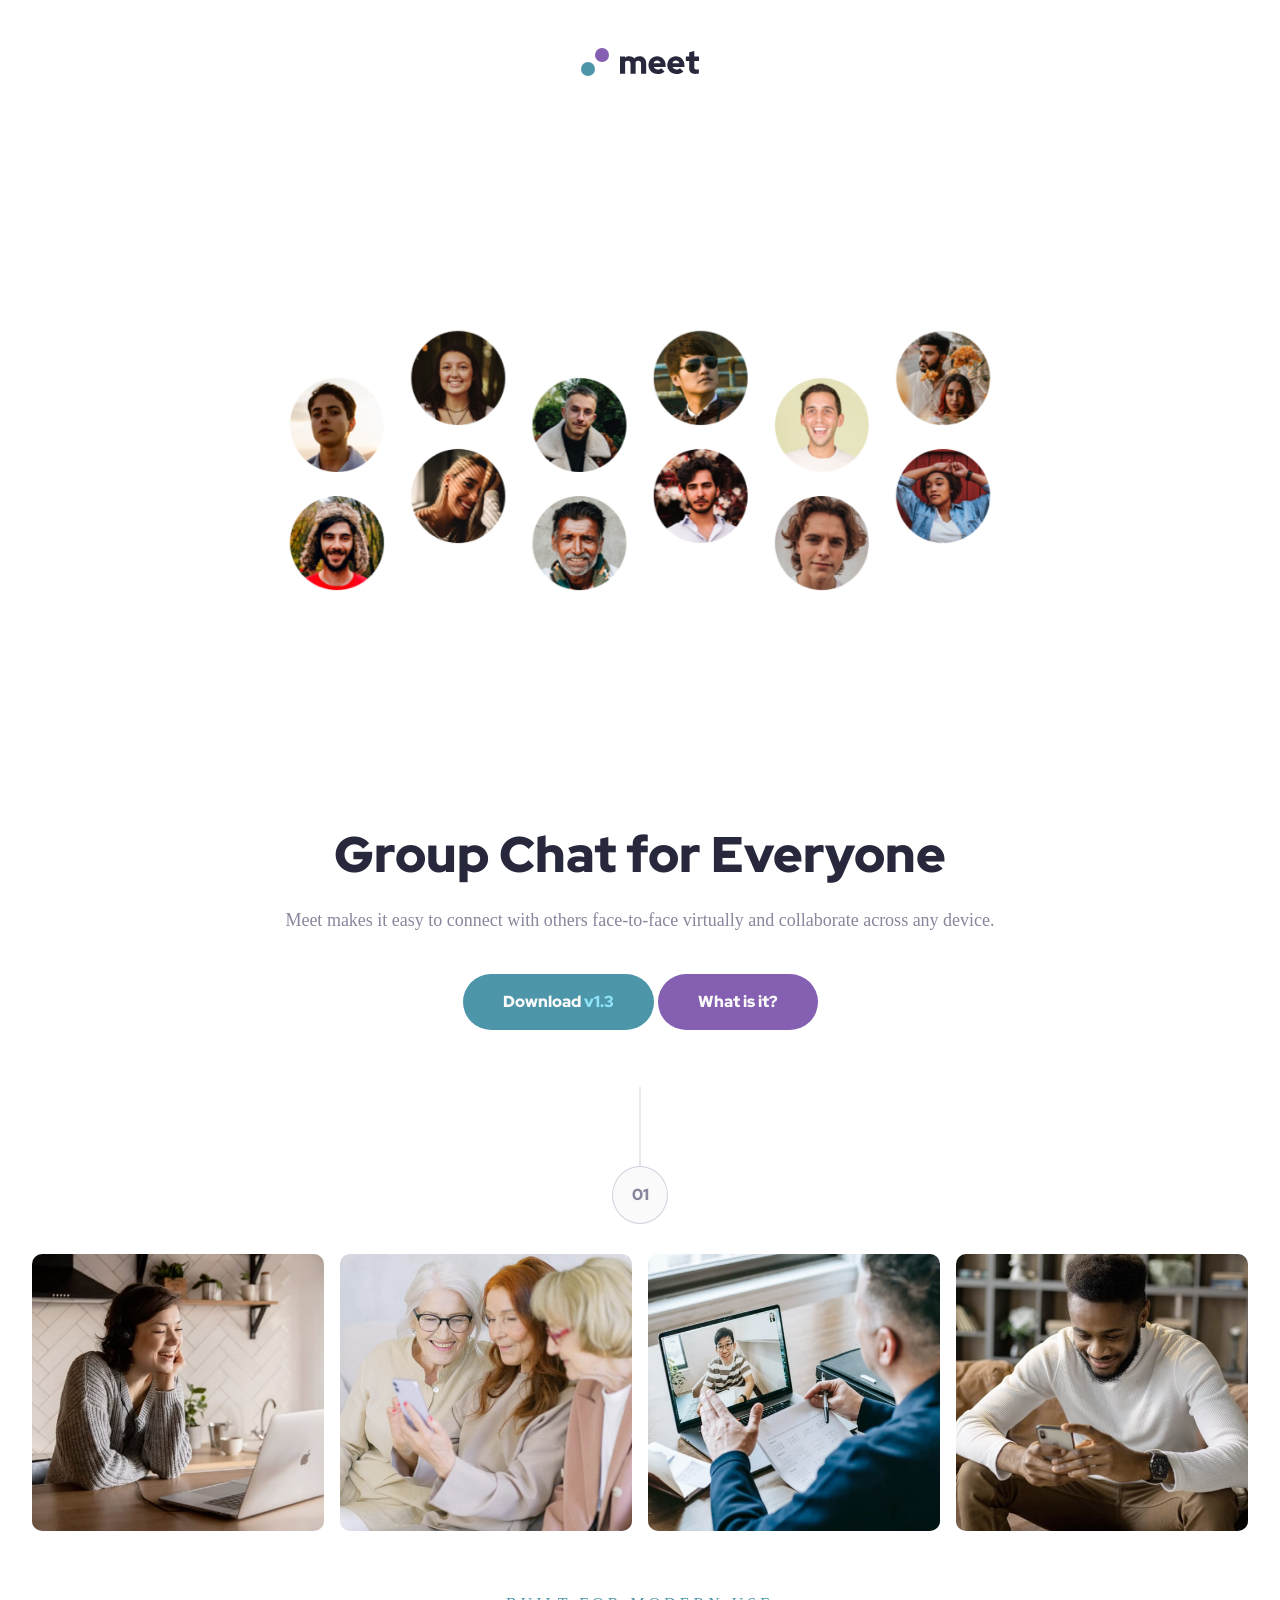
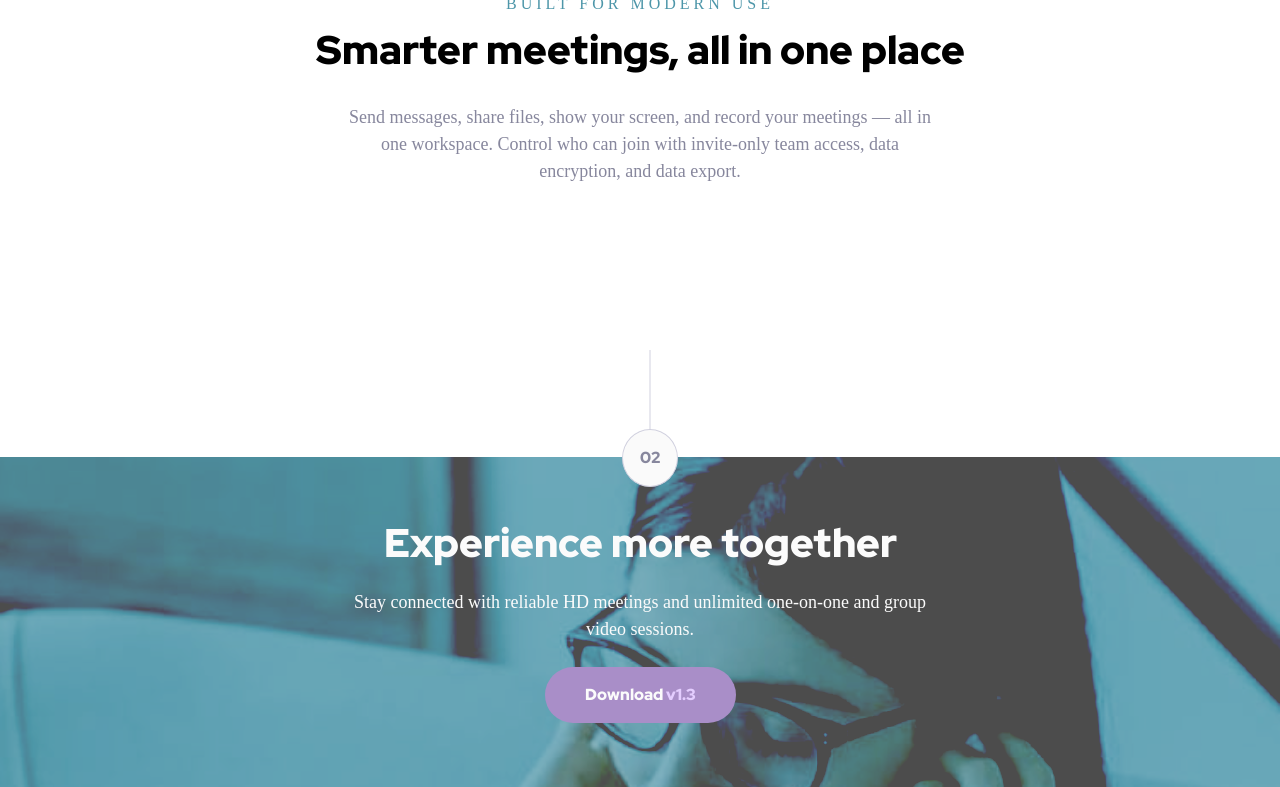
<file: index.html>
<!DOCTYPE html>
<html lang="en">
  <head>
    <meta charset="UTF-8" />
    <meta name="viewport" content="width=device-width, initial-scale=1.0" />

    <link
      rel="icon"
      type="image/png"
      sizes="32x32"
      href="./assets/favicon-32x32.png"
    />
    <link rel="preconnect" href="https://fonts.googleapis.com" />
    <link rel="preconnect" href="https://fonts.gstatic.com" crossorigin />
    <link
      href="https://fonts.googleapis.com/css2?family=Red+Hat+Display:ital,wght@0,300..900;1,300..900&display=swap"
      rel="stylesheet"
    />
    <link rel="stylesheet" href="./css/design-system.css" />
    <link rel="stylesheet" href="./css/style.css" />
    <title>Frontend Mentor | Meet landing page</title>
  </head>
  <body>
    <a href="#main-content" class="skip-link">Skip to main content</a>

    <nav class="navbar" aria-label="Main navigation">
      <img
        src="./assets/logo.svg"
        alt="Meet logo - Home"
        tabindex="0"
        role="img"
      />
    </nav>

    <header class="hero" role="banner">
      <div
        class="hero__image"
        aria-label="Hero image showing people in video calls"
      ></div>
      <div class="hero__content-wrapper">
        <div class="bg-left fade-in-element" aria-hidden="true"></div>
        <div class="bg-right fade-in-element" aria-hidden="true"></div>
        <hgroup>
          <h1 class="hero__title text-slate-900 text-h1 fade-in-element">
            Group Chat for Everyone
          </h1>
          <p class="hero__description text-slate-600 text-p">
            Meet makes it easy to connect with others face-to-face virtually and
            collaborate across any device.
          </p>
        </hgroup>
        <div class="button-group" role="group" aria-label="Download options">
          <button
            class="button-group__button bg-cyan-600 text-body-sm-bold"
            data-hover="blue"
            type="button"
            aria-describedby="download-version"
          >
            Download
            <span
              class="button-group__button-version text-cyan-300"
              id="download-version"
              >v1.3</span
            >
          </button>
          <button
            class="button-group__button bg-purple-600 text-body-sm-bold button--mt-3"
            data-hover="purple"
            type="button"
            aria-expanded="false"
            aria-haspopup="dialog"
          >
            What is it?
          </button>
        </div>
      </div>
    </header>

    <div class="number-indicator" role="separator" aria-label="Section 1">
      <span class="number-indicator__number text-body-sm-bold">01</span>
    </div>

    <main role="main" id="main-content">
      <section class="hero__content-wrapper" aria-labelledby="features-heading">
        <div class="grid" role="group" aria-label="Product feature images">
          <img
            src="./assets/desktop/image-woman-in-videocall.jpg"
            alt="Woman participating in a video call on a laptop, demonstrating remote collaboration"
            class="grid__image"
            loading="lazy"
          />
          <img
            src="./assets/desktop/image-women-videochatting.jpg"
            alt="Group of women video chatting together, showing team communication"
            class="grid__image"
            loading="lazy"
          />
          <img
            src="./assets/desktop/image-men-in-meeting.jpg"
            alt="Men collaborating in an office meeting room with screens and devices"
            class="grid__image"
            loading="lazy"
          />
          <img
            src="./assets/desktop/image-man-texting.jpg"
            alt="Man texting on his phone while walking outdoors, showing mobile connectivity"
            class="grid__image"
            loading="lazy"
          />
        </div>

        <p
          class="text-preset-3 text-cyan-600 text-center p-8-block"
          role="text"
        >
          Built for modern use
        </p>

        <hgroup class="main-hgroup">
          <h2
            class="text-preset-2 grid__title text-center"
            id="features-heading"
          >
            Smarter meetings, all in one place
          </h2>
          <p class="text-slate-600 text-p text-center">
            Send messages, share files, show your screen, and record your
            meetings — all in one workspace. Control who can join with
            invite-only team access, data encryption, and data export.
          </p>
        </hgroup>
      </section>
    </main>

    <div class="number-indicator" role="separator" aria-label="Section 2">
      <span class="number-indicator__number text-body-sm-bold">02</span>
    </div>

    <footer class="footer" role="contentinfo">
      <div class="footer__content">
        <div class="footer__text">
          <h2 class="text-preset-2 text-white text-center">
            Experience more together
          </h2>
          <p class="text-p text-white text-center">
            Stay connected with reliable HD meetings and unlimited one-on-one
            and group video sessions.
          </p>
        </div>
        <div class="footer__button">
          <button
            class="button-group__button bg-purple-600 text-body-sm-bold"
            data-hover="purple"
            type="button"
            aria-describedby="footer-download-version"
          >
            Download
            <span
              class="button-group__button-version text-purple-300"
              id="footer-download-version"
              >v1.3</span
            >
          </button>
        </div>
      </div>
    </footer>
  </body>
</html>
</file>
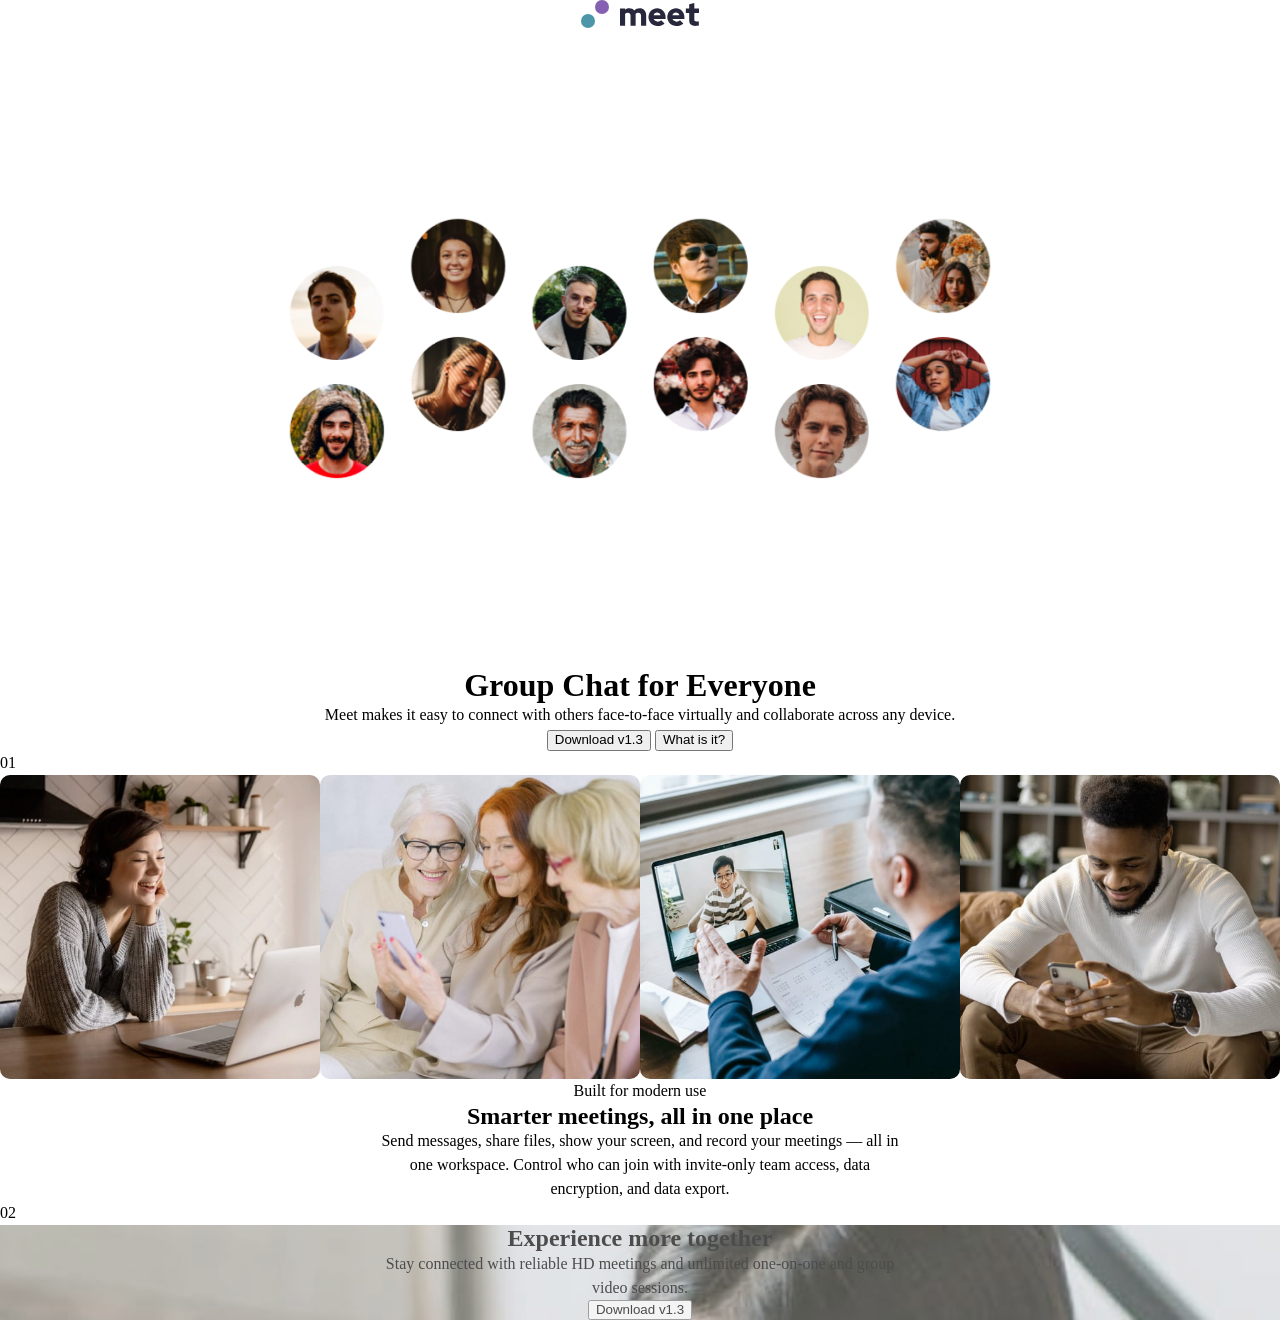
<file: starter-code/index.html>
<!DOCTYPE html>
<html lang="en">
  <head>
    <meta charset="UTF-8" />
    <meta name="viewport" content="width=device-width, initial-scale=1.0" />

    <link
      rel="icon"
      type="image/png"
      sizes="32x32"
      href="./assets/favicon-32x32.png"
    />
    <link rel="preconnect" href="https://fonts.googleapis.com" />
    <link rel="preconnect" href="https://fonts.gstatic.com" crossorigin />
    <link
      href="https://fonts.googleapis.com/css2?family=Red+Hat+Display:ital,wght@0,300..900;1,300..900&display=swap"
      rel="stylesheet"
    />
    <link rel="stylesheet" href="../css/style.css" />
    <title>Frontend Mentor | Meet landing page</title>
  </head>
  <body>
    <nav class="navbar">
      <img src="./assets/logo.svg" alt="meet logo" />
    </nav>
    <header class="hero">
      <div class="hero__image"></div>
      <div class="hero__content-wrapper">
        <div class="bg-left fade-in-element"></div>
        <div class="bg-right fade-in-element"></div>
        <hgroup>
          <h1 class="hero__title text-slate-900 text-h1 fade-in-element">
            Group Chat for Everyone
          </h1>
          <p class="hero__description text-slate-600 text-p">
            Meet makes it easy to connect with others face-to-face virtually and
            collaborate across any device.
          </p>
        </hgroup>
        <div class="button-group">
          <button
            class="button-group__button bg-cyan-600 text-body-sm-bold"
            data-hover="blue"
          >
            Download
            <span class="button-group__button-version text-cyan-300">v1.3</span>
          </button>
          <button
            class="button-group__button bg-purple-600 text-body-sm-bold button--mt-3"
            data-hover="purple"
          >
            What is it?
          </button>
        </div>
      </div>
    </header>
    <div class="number-indicator">
      <span class="number-indicator__number text-body-sm-bold">01</span>
    </div>
    <main>
      <div class="hero__content-wrapper">
        <div class="grid">
          <img
            src="./assets/desktop/image-woman-in-videocall.jpg"
            alt="Woman participating in a video call on a laptop."
            class="grid__image"
          />
          <img
            src="./assets/desktop/image-women-videochatting.jpg"
            alt="Group of women video chatting together."
            class="grid__image"
          />
          <img
            src="./assets/desktop/image-men-in-meeting.jpg"
            alt="Men collaborating in an office meeting room."
            class="grid__image"
          />
          <img
            src="./assets/desktop/image-man-texting.jpg"
            alt="Man texting on his phone while walking outdoors."
            class="grid__image"
          />
        </div>
      </div>
      <p class="text-preset-3 text-cyan-600 text-center">
        Built for modern use
      </p>
      <hgroup class="main-hgroup">
        <h2 class="text-preset-2 grid__title text-center">
          Smarter meetings, all in one place
        </h2>
        <p class="text-slate-600 text-p text-center">
          Send messages, share files, show your screen, and record your meetings
          — all in one workspace. Control who can join with invite-only team
          access, data encryption, and data export.
        </p>
      </hgroup>
    </main>
    <div class="number-indicator">
      <span class="number-indicator__number text-body-sm-bold">02</span>
    </div>
    <footer class="footer">
      <div class="footer__content">
        <div class="footer__text">
          <h2 class="text-preset-2 text-white text-center">
            Experience more together
          </h2>
          <p class="text-p text-white text-center">
            Stay connected with reliable HD meetings and unlimited one-on-one
            and group video sessions.
          </p>
        </div>
        <div class="footer__button">
          <button
            class="button-group__button bg-purple-600 text-body-sm-bold"
            data-hover="purple"
          >
            Download
            <span class="button-group__button-version text-purple-300"
              >v1.3</span
            >
          </button>
        </div>
      </div>
    </footer>
  </body>
</html>
</file>
<file: css/design-system.css>
:root {
  /* Colors */
  --color-cyan-600: #4d96a9;
  --color-cyan-300: #8fe3f9;
  --color-cyan-hover: #71c0d4;
  --color-purple-600: #855fb1;
  --color-purple-300: #d9b8ff;
  --color-purple-hover: #b18bdd;
  --color-slate-900: #28283d;
  --color-slate-600: #87879d;
  --color-slate-300: #d1d1df;
  --color-white: #fafafa;

  /* Typography */
  --font-family-heading: "Red Hat Display", sans-serif;
  --font-family-body: "Red Hat Display", sans-serif;

  /* Font Weights (approximated from "Black" and "Medium") */
  --font-weight-black: 900;
  --font-weight-medium: 500;
  --font-weight-normal: 400;

  /* Text Preset 1 (h1) */
  --line-height-h1: 1.1;
  --font-size-h1-min: 2.5rem;
  --font-size-h1-max: 4rem;
  --font-size-h1-fluid: clamp(
    var(--font-size-h1-min),
    1.5rem + 2vw,
    var(--font-size-h1-max)
  );
  --letter-spacing-h1: 0px;

  /* Text Preset 2 (h2) */
  --font-size-h2-min: 2rem;
  --font-size-h2-max: 2.5rem;
  --font-size-h2-fluid: clamp(
    var(--font-size-h2-min),
    1.875rem + 1vw,
    var(--font-size-h2-max)
  );
  --line-height-h2: 1.1;
  --letter-spacing-h2: 0px;

  /* Text Preset 3 (overline / caps subtitle) */
  --font-size-overline-min: 0.75rem;
  --font-size-overline-max: 1rem;
  --font-size-overline-fluid: clamp(
    var(--font-size-overline-min),
    0.6875rem + 1vw,
    var(--font-size-overline-max)
  );
  --line-height-overline: 1.1;
  --letter-spacing-overline: 4px;

  /* Text Preset 4 (body-md) */
  --font-size-body-md: 18px;
  --line-height-body-md: 1.5;
  --letter-spacing-body-md: 0px;

  /* Text Preset 5 (body-sm-bold) */
  --font-size-body-sm: 16px;
  --line-height-body-sm: 1.5;
  --letter-spacing-body-sm: 0px;

  --space-1: 4px;
  --space-2: 8px;
  --space-3: 16px;
  --space-4: 24px;
  --space-5: 32px;
  --space-6: 48px;
  --space-7: 56px;
  --space-8: 64px;
  --space-9: 72px;
  --space-10: 80px;
  --space-11: 112px;

  --border-radius: 29px;
}

.text-cyan-600 {
  color: var(--color-cyan-600);
}
.text-cyan-300 {
  color: var(--color-cyan-300);
}
.text-purple-600 {
  color: var(--color-purple-600);
}
.text-purple-300 {
  color: var(--color-purple-300);
}
.text-slate-900 {
  color: var(--color-slate-900);
}
.text-slate-600 {
  color: var(--color-slate-600);
}
.text-slate-300 {
  color: var(--color-slate-300);
}
.text-white {
  color: var(--color-white);
}

.bg-cyan-600 {
  background-color: var(--color-cyan-600);
}
.bg-cyan-300 {
  background-color: var(--color-cyan-300);
}
.bg-purple-600 {
  background-color: var(--color-purple-600);
}
.bg-purple-300 {
  background-color: var(--color-purple-300);
}
.bg-purple-hover {
  background-color: var(--color-purple-hover);
}
.bg-slate-900 {
  background-color: var(--color-slate-900);
}
.bg-slate-600 {
  background-color: var(--color-slate-600);
}
.bg-slate-300 {
  background-color: var(--color-slate-300);
}
.bg-white {
  background-color: var(--color-white);
}

.font-heading {
  font-family: var(--font-family-heading);
}
.font-body {
  font-family: var(--font-family-body);
}

.font-black {
  font-weight: var(--font-weight-black);
}
.font-medium {
  font-weight: var(--font-weight-medium);
}
.font-normal {
  font-weight: var(--font-weight-normal);
}

.text-h1 {
  font-family: var(--font-family-heading);
  line-height: var(--line-height-h1);
  letter-spacing: var(--letter-spacing-h1);
  font-weight: var(--font-weight-black);
  font-size: var(--font-size-h1-fluid);
}

.text-preset-2 {
  font-family: var(--font-family-heading);
  font-size: var(--font-size-h2-fluid);
  line-height: var(--line-height-h2);
  letter-spacing: var(--letter-spacing-h2);
  font-weight: var(--font-weight-black);
}

.text-preset-3 {
  font-size: var(--font-size-overline-fluid);
  line-height: var(--line-height-overline);
  letter-spacing: var(--letter-spacing-overline);
  text-transform: uppercase;
}
.text-body-md {
  font-family: var(--font-family-body);
  font-size: var(--font-size-body-md);
  line-height: var(--line-height-body-md);
  letter-spacing: var(--letter-spacing-body-md);
  font-weight: var(--font-weight-medium);
}

.text-body-sm-bold {
  font-family: var(--font-family-body);
  font-size: var(--font-size-body-sm);
  line-height: var(--line-height-body-sm);
  letter-spacing: var(--letter-spacing-body-sm);
  font-weight: var(--font-weight-black);
}

.text-p {
  font-size: clamp(1rem, 0.95rem + 0.3vw, 1.125rem);
}
.p-8-block {
  padding-block-start: var(--space-8);
}
.m-1 {
  margin: var(--space-1);
}
.m-2 {
  margin: var(--space-2);
}
.m-3 {
  margin: var(--space-3);
}
.m-4 {
  margin: var(--space-4);
}
.m-5 {
  margin: var(--space-5);
}
.m-6 {
  margin: var(--space-6);
}
.m-7 {
  margin: var(--space-7);
}
.m-8 {
  margin: var(--space-8);
}
.m-9 {
  margin: var(--space-9);
}
.m-10 {
  margin: var(--space-10);
}
.m-11 {
  margin: var(--space-11);
}

.p-1 {
  padding: var(--space-1);
}
.p-2 {
  padding: var(--space-2);
}
.p-3 {
  padding: var(--space-3);
}
.p-4 {
  padding: var(--space-4);
}
.p-5 {
  padding: var(--space-5);
}
.p-6 {
  padding: var(--space-6);
}
.p-7 {
  padding: var(--space-7);
}
.p-8 {
  padding: var(--space-8);
}
.p-9 {
  padding: var(--space-9);
}
.p-10 {
  padding: var(--space-10);
}
.p-11 {
  padding: var(--space-11);
}
.button--mt-3 {
  margin-top: var(--space-3);
}
.button-group__button {
  padding-inline: 2.5em;
  padding-block: 1em;
  border-radius: var(--border-radius);
  border: none;
  color: var(--color-white);
  cursor: pointer;
  transition: background-color 0.3s ease, color 0.3s ease, transform 0.3s ease,
    box-shadow 0.3s ease;
}

.button-group__button[data-hover="purple"]:hover {
  background-color: var(--color-purple-hover);
  transform: translateY(-2px);
  box-shadow: 0 4px 8px rgba(0, 0, 0, 0.15);
}
.button-group__button[data-hover="blue"]:hover {
  background-color: var(--color-cyan-hover);
  transform: translateY(-2px);
  box-shadow: 0 4px 8px rgba(0, 0, 0, 0.15);
}

.number-indicator {
  display: flex;
  justify-content: center;
  align-items: center;
  margin-block: var(--space-5);
}
.number-indicator:first-of-type {
  padding: var(--space-5);
  margin-top: var(--space-6);
}

@media (min-width: 40em) {
  .number-indicator {
    margin-block: var(--space-7);
  }
  .number-indicator:first-of-type {
    padding: var(--space-4);
  }
}
@media (min-width: 90em) {
  .number-indicator:first-of-type {
    padding: var(--space-8);
    margin-top: var(--space-7);
  }
}

.number-indicator:nth-of-type(2) {
  margin-top: var(--space-8);
  position: relative;
  transform: translate(10px, 28px);
  z-index: 999;
}

.number-indicator__number {
  width: 56px;
  display: inline-block;
  aspect-ratio: 1/1;
  border-radius: 50%;
  border: 1px solid var(--color-slate-300);
  color: var(--color-slate-600);
  text-align: center;
  line-height: 56px;
  position: absolute;
}
@media (min-width: 40em) {
  .number-indicator__number {
    margin-block: var(--space-7);
    transform: translate(0, 50%);
  }
}
.number-indicator__number:last-of-type {
  background-color: var(--color-white);
}

.number-indicator__number::after {
  content: "";
  display: block;
  width: 1px;
  height: 80px;
  background-color: var(--color-slate-300);
  position: absolute;
  left: 50%;
  transform: translate(-50%, -170%);
}
</file>
<file: css/style.css>
@layer reset {
  *,
  *::before,
  *::after {
    box-sizing: border-box;
  }

  html {
    -moz-text-size-adjust: none;
    -webkit-text-size-adjust: none;
    text-size-adjust: none;
  }

  body,
  h1,
  h2,
  h3,
  h4,
  p,
  figure,
  blockquote,
  dl,
  dd {
    margin: 0;
  }

  ul[role="list"],
  ol[role="list"] {
    list-style: none;
  }

  body {
    min-height: 100vh;
    line-height: 1.5;
  }

  h1,
  h2,
  h3,
  h4,
  button,
  input,
  label {
    line-height: 1.1;
  }

  h1,
  h2,
  h3,
  h4 {
    text-wrap: balance;
  }

  a:not([class]) {
    text-decoration-skip-ink: auto;
    color: currentColor;
  }

  img,
  picture {
    max-width: 100%;
    display: block;
  }

  :target {
    scroll-margin-block: 5ex;
  }
}

@import "design-system.css";

.navbar {
  display: flex;
  justify-content: center;
  align-items: center;
  padding-top: var(--space-6);
  padding-inline: var(--space-10);
}

.hero {
  margin-top: var(--space-8);
}

.hero__image {
  background-image: url("../assets/tablet/image-hero.png");
  background-position: center;
  background-repeat: no-repeat;
  background-size: min(100%, 400px);
  aspect-ratio: 2;
  animation: fadeIn 0.5s ease-out forwards;
}

.hero__title {
  margin-top: var(--space-6);
}

.hero__content-wrapper {
  text-align: center;
  padding-inline: var(--space-5);
  padding-block-end: var(--space-8);
}

.hero__description {
  margin-block: var(--space-4);
}

.grid {
  display: grid;
  margin-block-start: var(--space-8);
  grid-template-columns: repeat(2, 1fr);
  gap: var(--space-3);
}

.grid__image {
  border-radius: 10px;
  transition: transform 0.3s ease, box-shadow 0.3s ease;
}
.grid__image:hover {
  transform: scale(1.05);
  box-shadow: 0 8px 16px rgba(40, 40, 61, 0.2);
}
.text-center {
  text-align: center;
}
.grid__title {
  margin-top: var(--space-3);
  margin-bottom: var(--space-5);
}
.main-hgroup {
  padding-inline: var(--space-5);
  padding-bottom: var(--space-4);
  margin-bottom: var(--space-8);
}

.footer {
  background-color: var(--color-cyan-600);
  background-image: url("../assets/mobile/image-footer.jpg");
  background-repeat: no-repeat;
  background-size: cover;
  background-blend-mode: color-burn;
  padding: var(--space-8) var(--space-5);
  display: flex;
  flex-direction: column;
  opacity: 0.7;
}

.footer .text-p {
  margin-block: var(--space-4);
}

.footer__button {
  margin: 0 auto;
  display: flex;
  justify-content: center;
  align-items: center;
}

@media (min-width: 40em) {
  .hero__image {
    background-size: min(100%, 700px);
  }
  .grid {
    grid-template-columns: repeat(4, 1fr);
  }

  .text-center {
    text-align: center;
    max-width: 65ch;
    margin-inline: auto;
  }
}

@media (min-width: 90em) {
  .navbar {
    padding-top: var(--space-10);
  }
  .hero {
    max-width: 85vw;
    margin-inline: auto;
  }

  .hero__image {
    background-image: none;
  }
  .hero__image {
    display: none;
  }
  .hero hgroup {
    max-width: 60ch;
    margin-inline: auto;
  }
  .hero-title {
    padding-top: var(--space-8);
  }
  .hero .hero__content-wrapper {
    margin: 0 auto;
    padding-inline: 32px;
    position: relative;
  }

  .bg-left,
  .bg-right {
    position: absolute;

    width: 24.625rem;
    height: 100%;
    background-size: contain;
    background-repeat: no-repeat;
    z-index: -1;
  }

  .bg-left {
    background-image: url("../assets/desktop/image-hero-left.png");
    left: 0;
  }
  .bg-right {
    background-image: url("../assets/desktop/image-hero-right.png");
    right: 0;
  }

  .grid {
    max-width: 75vw;
    margin-inline: auto;
  }
  .text-center {
    text-align: center;
    max-width: 65ch;
    margin-inline: auto;
  }

  .footer {
    background-image: url("../assets/desktop/image-footer.jpg");
    background-repeat: no-repeat;
    padding-block: var(--space-8);
    color: white;
  }

  .footer__content {
    justify-content: space-between;
    display: flex;
    align-items: center;
    max-width: 85vw;
    gap: var(--space-6);
    margin: 0 170px;
  }

  .footer__text {
    display: flex;
    align-items: center;
  }

  .footer__text h2 {
    margin: 0 0 var(--space-3) 0;
    max-width: 15ch;
    text-align: left;
  }

  .footer__text p {
    margin: 0 0 0 35px;
    max-width: 35ch;
    text-align: left;
  }

  .footer__button {
    display: flex;
    justify-content: flex-end;
    margin: 0;
  }
}

@keyframes fadeIn {
  from {
    opacity: 0;
    transform: translateY(20px);
  }
  to {
    opacity: 1;
    transform: translateY(0);
  }
}

.fade-in-element {
  animation: fadeIn 0.5s ease-out forwards;
}

@media (prefers-reduced-motion: reduce) {
  *,
  *::before,
  *::after {
    animation-duration: 0.01ms !important;
    animation-iteration-count: 1 !important;
    transition-duration: 0.01ms !important;
    scroll-behavior: auto !important;
  }

  .hero__image {
    animation: none;
  }

  .fade-in-element {
    animation: none;
    opacity: 1;
    transform: none;
  }

  .grid__image:hover {
    transform: none;
  }

  .button-group__button:hover {
    transform: none;
  }
}

.button-group__button:focus-visible {
  outline: 3px solid var(--color-cyan-300);
  outline-offset: 2px;
}

.navbar img:focus-visible {
  outline: 3px solid var(--color-cyan-600);
  outline-offset: 2px;
  border-radius: 4px;
}

.grid__image {
  outline: none;
}

.grid__image:focus-visible {
  outline: 3px solid var(--color-cyan-600);
  outline-offset: 2px;
  border-radius: var(--border-radius);
}

@media (prefers-contrast: more) {
  .button-group__button {
    border: 2px solid currentColor;
  }

  .number-indicator__number {
    border: 2px solid var(--color-slate-900);
  }
}

.skip-link {
  position: absolute;
  top: -40px;
  left: var(--space-2);
  background: var(--color-slate-900);
  color: var(--color-white);
  padding: var(--space-2) var(--space-3);
  text-decoration: none;
  border-radius: var(--space-1);
  z-index: 1000;
  font-weight: bold;
}

.skip-link:focus {
  top: var(--space-2);
}
</file>
